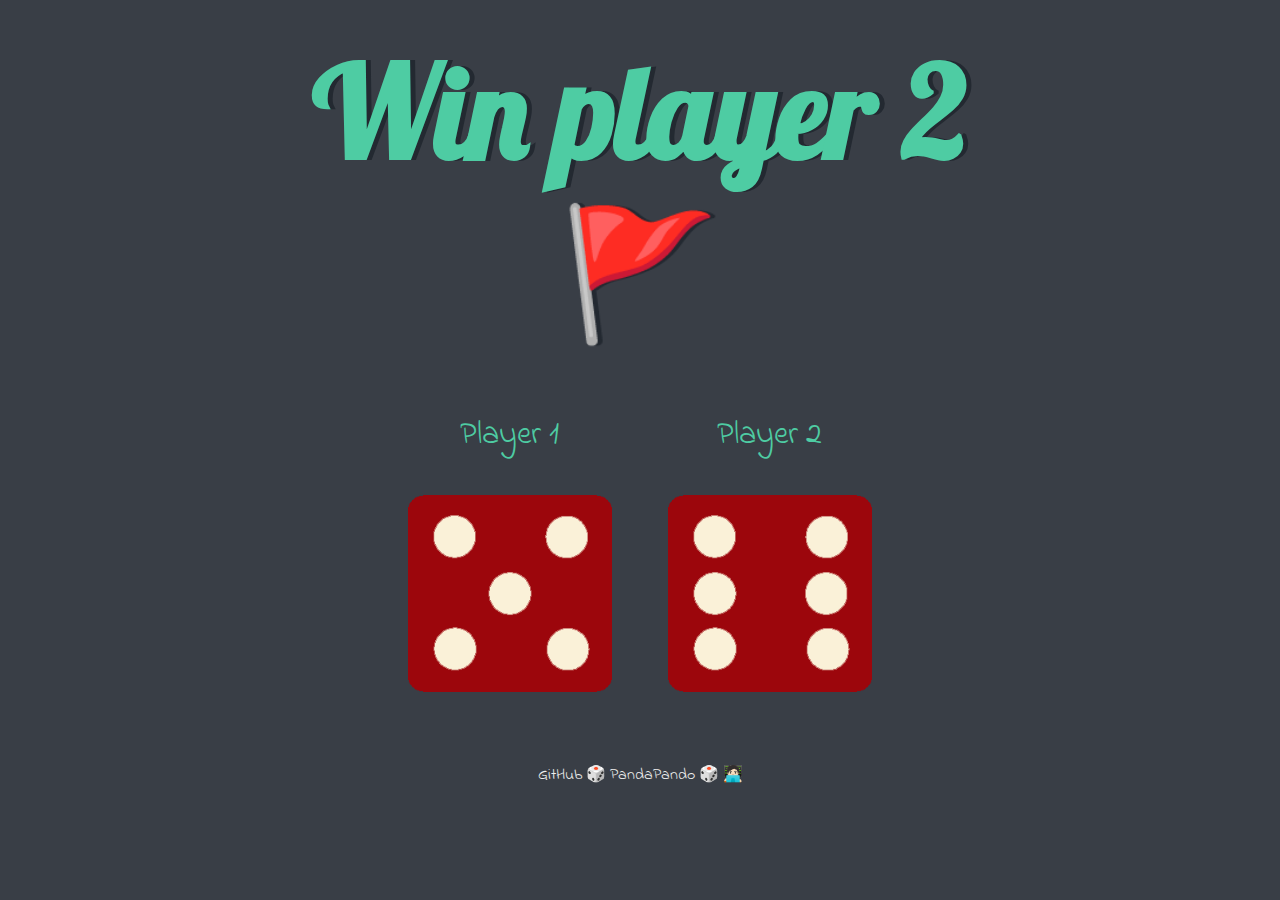
<file: index.html>
<!DOCTYPE html>
<html lang="en">

<head>
    <meta charset="UTF-8">
    <meta http-equiv="X-UA-Compatible" content="IE=edge">
    <meta name="viewport" content="width=device-width, initial-scale=1.0">
    <title>Dicee</title>
    <link rel="stylesheet" href="styles.css">
    <!--font-->
    <link href="https://fonts.googleapis.com/css?family=Indie+Flower|Lobster" rel="stylesheet">

</head>

<body>
    <div class="container">
        <h1>Refresh me</h1>

        <div class="dice">
            <p>Player 1</p>
            <img class="img1" src="images/dice6.png" alt="dice1">
        </div>

        <div class="dice">
            <p>Player 2</p>
            <img class="img2" src="images/dice6.png" alt="dice2">
        </div>

    </div>


</body>
<footer>
    GitHub 🎲 PandaPando 🎲 🧑🏻‍💻
</footer>
<script src="index.js"></script>
</html>
</file>
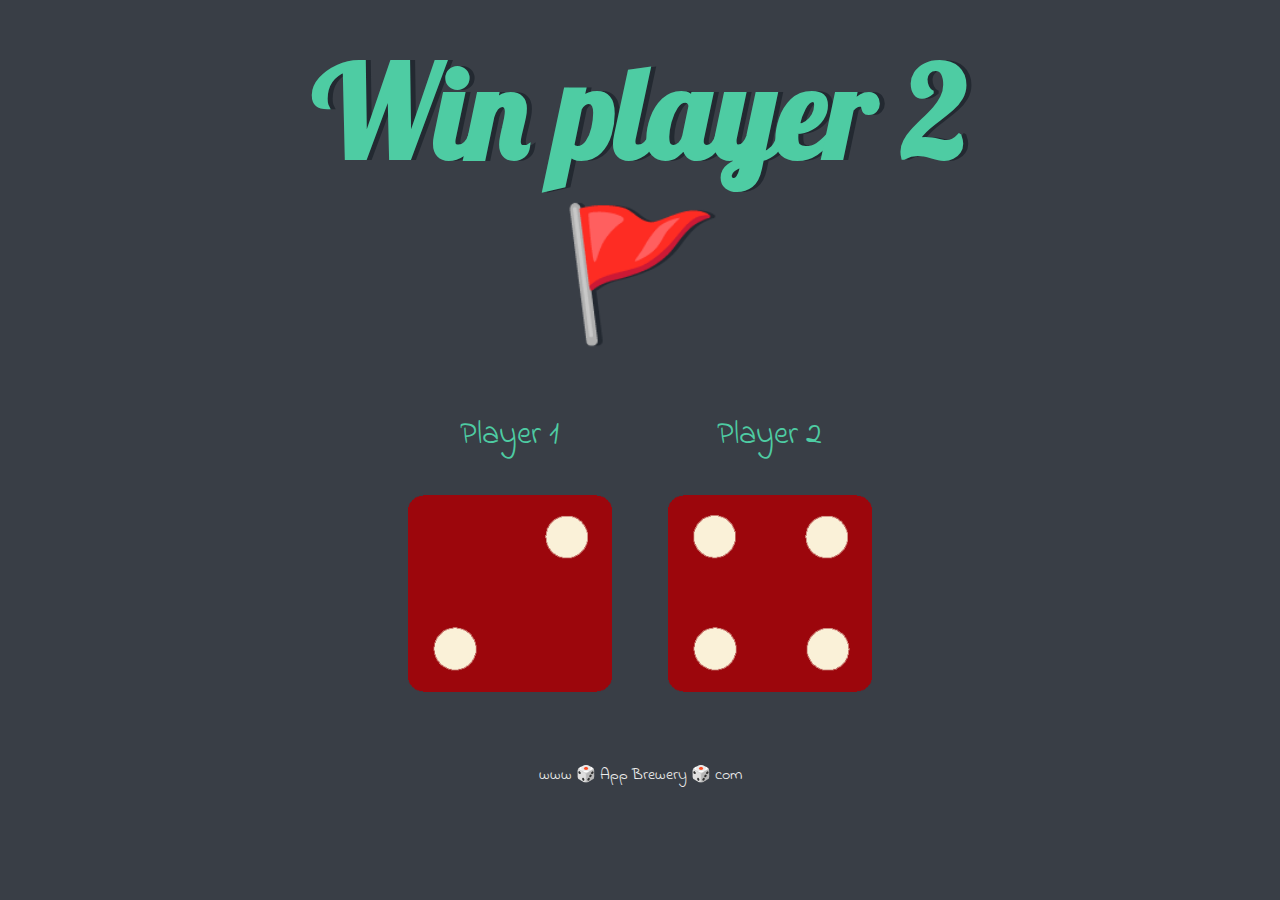
<file: dicee.html>
<!DOCTYPE html>
<html lang="en">

<head>
    <meta charset="UTF-8">
    <meta http-equiv="X-UA-Compatible" content="IE=edge">
    <meta name="viewport" content="width=device-width, initial-scale=1.0">
    <title>Dicee</title>
    <link rel="stylesheet" href="styles.css">
    <!--font-->
    <link href="https://fonts.googleapis.com/css?family=Indie+Flower|Lobster" rel="stylesheet">

</head>

<body>
    <div class="container">
        <h1>Refresh me</h1>

        <div class="dice">
            <p>Player 1</p>
            <img class="img1" src="images/dice6.png" alt="dice1">
        </div>

        <div class="dice">
            <p>Player 2</p>
            <img class="img2" src="images/dice6.png" alt="dice2">
        </div>

    </div>


</body>
<footer>
    www 🎲 App Brewery 🎲 com
</footer>
<script src="index.js"></script>
</html>
</file>
<file: styles.css>
.container{
    width: 70%;
    margin: auto;
    text-align: center;
}
.dice{
    text-align: center;
    display: inline-block;
}

body{
    background-color: #393E46;
}
h1{
    margin: 30px;
    font-family: 'Lobster',cursive;
    text-shadow: 5px 0 #232931 ;
    font-size: 8rem;
    color:#4ECCA3;
}
p{
    font-size: 2rem;
    color:#4ECCA3;
    font-family:'Indie Flower',cursive;
}
img{
    width: 80%;
}
footer{
    margin-top: 5%;
    color: #EEEEEE;
    text-align: center;
    font-family: 'Indie Flower',cursive;
}
</file>
